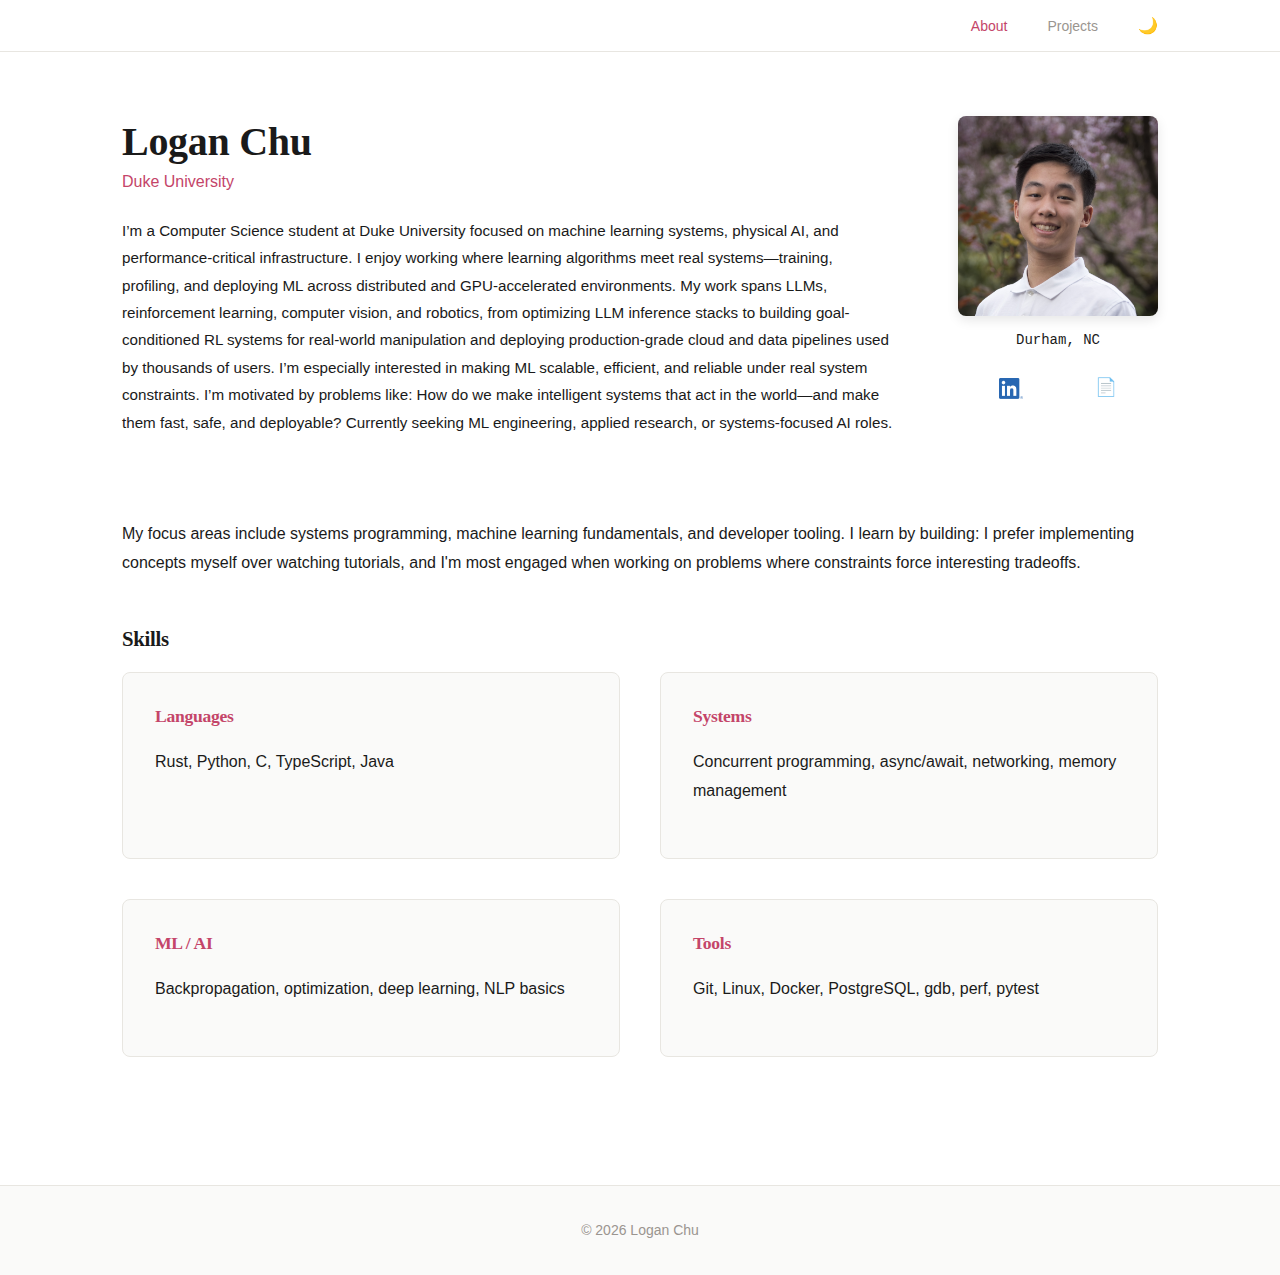
<file: index.html>
<!DOCTYPE html>
<html lang="en">
<head>
    <meta charset="UTF-8">
    <meta name="viewport" content="width=device-width, initial-scale=1.0">
    <meta name="description" content="Logan Chu — Computer Science undergraduate portfolio.">
    <title>Logan Chu</title>
    <link rel="stylesheet" href="styles.css">
</head>
<body>
    <!-- Navigation -->
    <nav class="navbar">
        <div class="container">
            <div class="nav-left"><a href="index.html" class="nav-title"></a></div>
            <ul class="nav-links">
                <li><a href="index.html" class="active">About</a></li>
                <li><a href="projects.html">Projects</a></li>
                <li class="moon-icon">🌙</li>
            </ul>
        </div>
    </nav>

    <!-- Main Content -->
    <main>
        <!-- Hero Section -->
        <section class="hero">
            <div class="container hero-container">
                <div class="hero-text">
                    <h1>Logan Chu</h1>
                    <p class="affiliation">Duke University</p>
                    <p style="margin-top: var(--spacing-md); font-size: 0.95rem;">
                        I’m a Computer Science student at Duke University focused on machine learning systems, physical AI, and performance-critical infrastructure. I enjoy working where learning algorithms meet real systems—training, profiling, and deploying ML across distributed and GPU-accelerated environments.
My work spans LLMs, reinforcement learning, computer vision, and robotics, from optimizing LLM inference stacks to building goal-conditioned RL systems for real-world manipulation and deploying production-grade cloud and data pipelines used by thousands of users. I’m especially interested in making ML scalable, efficient, and reliable under real system constraints.
I’m motivated by problems like: How do we make intelligent systems that act in the world—and make them fast, safe, and deployable?
Currently seeking ML engineering, applied research, or systems-focused AI roles.
                    </p>
                </div>
                <div class="hero-image-right">
                    <img src="images/profile.jpg" alt="Logan Chu" class="profile-image">
                    <p class="image-caption">Durham, NC</p>
                    <div class="social-links">
                        <a href="https://linkedin.com/in/logantc" title="LinkedIn" aria-label="LinkedIn">
                            <img src="images/LI-In-Bug.png" alt="LinkedIn">
                        </a>
                        <a href="https://github.com/logantc" title="GitHub" aria-label="GitHub">
                            <img src="images/GitHub_Invertocat_White.png" alt="GitHub">
                        </a>
                        <a href="https://twitter.com/logantc" title="X (Twitter)" aria-label="X">
                            <img src="images/logo-white.png" alt="X">
                        </a>
                        <a href="resume.pdf" title="Resume" aria-label="Resume">📄</a>
                    </div>
                </div>
            </div>
        </section>

        <!-- About Section -->
        <section class="about">
            <div class="container">
                <p>
                    My focus areas include systems programming, machine learning fundamentals, and developer tooling. 
                    I learn by building: I prefer implementing concepts myself over watching tutorials, and I'm most engaged 
                    when working on problems where constraints force interesting tradeoffs.
                </p>
                <h3 style="margin-top: 3rem;">Skills</h3>
                <div class="skills-grid">
                    <div class="skill-category">
                        <h4>Languages</h4>
                        <p>Rust, Python, C, TypeScript, Java</p>
                    </div>
                    
                    <div class="skill-category">
                        <h4>Systems</h4>
                        <p>Concurrent programming, async/await, networking, memory management</p>
                    </div>
                    
                    <div class="skill-category">
                        <h4>ML / AI</h4>
                        <p>Backpropagation, optimization, deep learning, NLP basics</p>
                    </div>
                    
                    <div class="skill-category">
                        <h4>Tools</h4>
                        <p>Git, Linux, Docker, PostgreSQL, gdb, perf, pytest</p>
                    </div>
                </div>
            </div>
        </section>
    </main>

    <!-- Footer -->
    <footer class="footer">
        <div class="container">
            <p>© 2026 Logan Chu</p>
        </div>
    </footer>

    <script src="script.js"></script>
</body>
</html>
</file>
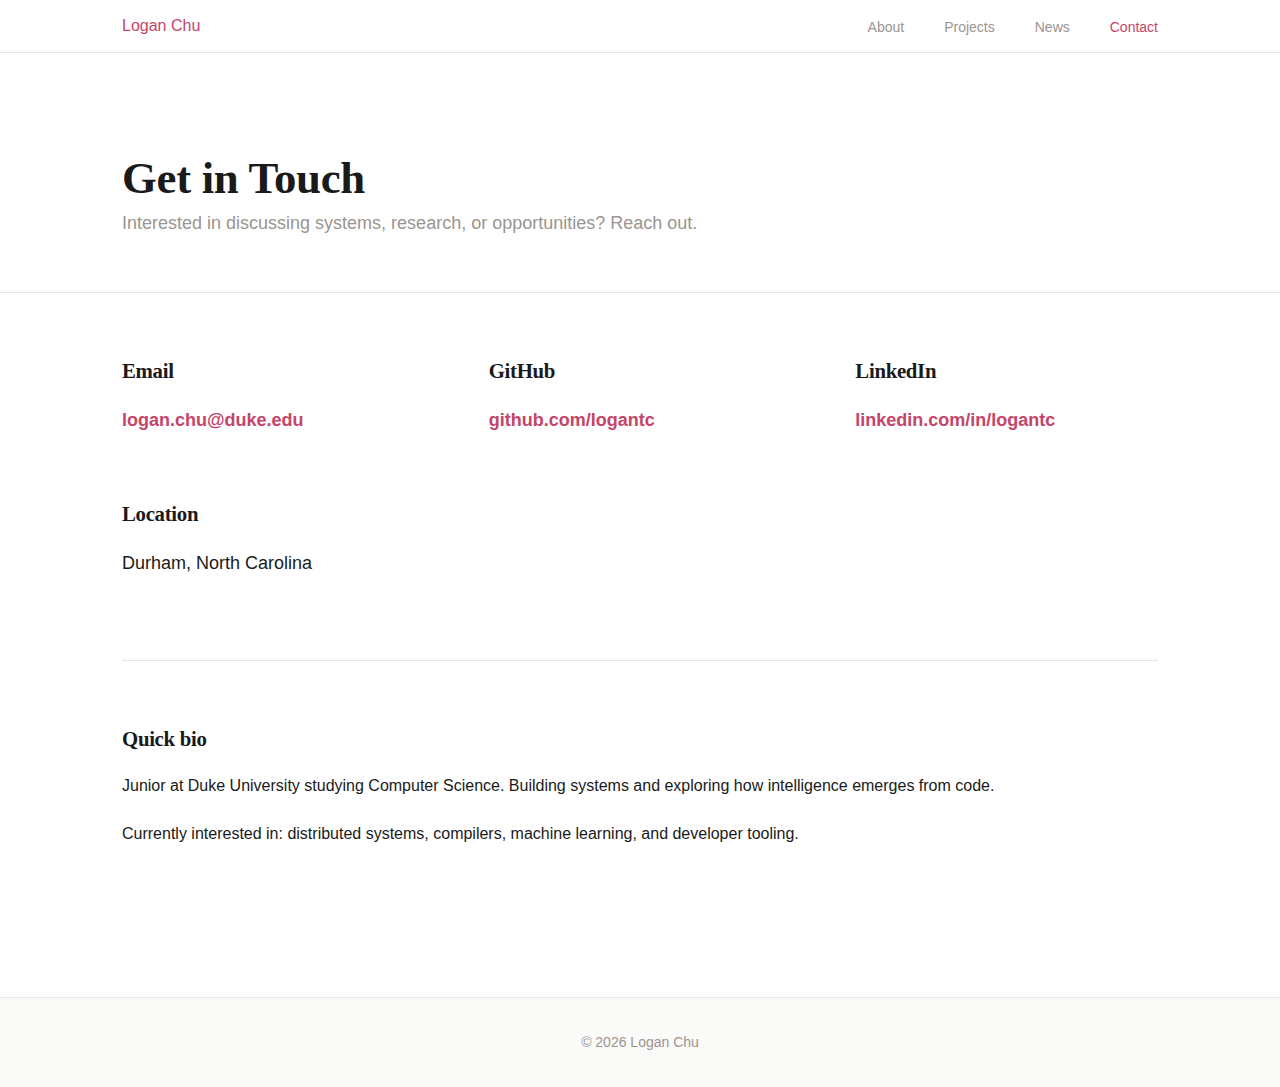
<file: contact.html>
<!DOCTYPE html>
<html lang="en">
<head>
    <meta charset="UTF-8">
    <meta name="viewport" content="width=device-width, initial-scale=1.0">
    <meta name="description" content="Contact Logan Chu.">
    <title>Contact — Logan Chu</title>
    <link rel="stylesheet" href="styles.css">
</head>
<body>
    <!-- Navigation -->
    <nav class="navbar">
        <div class="container">
            <a href="index.html" class="logo">Logan Chu</a>
            <ul class="nav-links">
                <li><a href="index.html">About</a></li>
                <li><a href="projects.html">Projects</a></li>
                <li><a href="news.html">News</a></li>
                <li><a href="contact.html" class="active">Contact</a></li>
            </ul>
        </div>
    </nav>

    <!-- Main Content -->
    <main>
        <!-- Page Header -->
        <section class="page-header">
            <div class="container">
                <h1>Get in Touch</h1>
                <p class="page-intro">
                    Interested in discussing systems, research, or opportunities? Reach out.
                </p>
            </div>
        </section>

        <!-- Contact Section -->
        <section class="contact-main">
            <div class="container">
                
                <div class="contact-options">
                    <div class="contact-option">
                        <h3>Email</h3>
                        <p>
                            <a href="mailto:logan.chu@duke.edu">logan.chu@duke.edu</a>
                        </p>
                    </div>

                    <div class="contact-option">
                        <h3>GitHub</h3>
                        <p>
                            <a href="https://github.com/logantc" target="_blank">github.com/logantc</a>
                        </p>
                    </div>

                    <div class="contact-option">
                        <h3>LinkedIn</h3>
                        <p>
                            <a href="https://linkedin.com/in/logantc" target="_blank">linkedin.com/in/logantc</a>
                        </p>
                    </div>

                    <div class="contact-option">
                        <h3>Location</h3>
                        <p>
                            Durham, North Carolina
                        </p>
                    </div>
                </div>

                <div class="contact-bio">
                    <h3>Quick bio</h3>
                    <p>
                        Junior at Duke University studying Computer Science. 
                        Building systems and exploring how intelligence emerges from code.
                    </p>
                    <p>
                        Currently interested in: distributed systems, compilers, machine learning, and developer tooling.
                    </p>
                </div>

            </div>
        </section>
    </main>

    <!-- Footer -->
    <footer class="footer">
        <div class="container">
            <p>© 2026 Logan Chu</p>
        </div>
    </footer>

    <script src="script.js"></script>
</body>
</html>
</file>
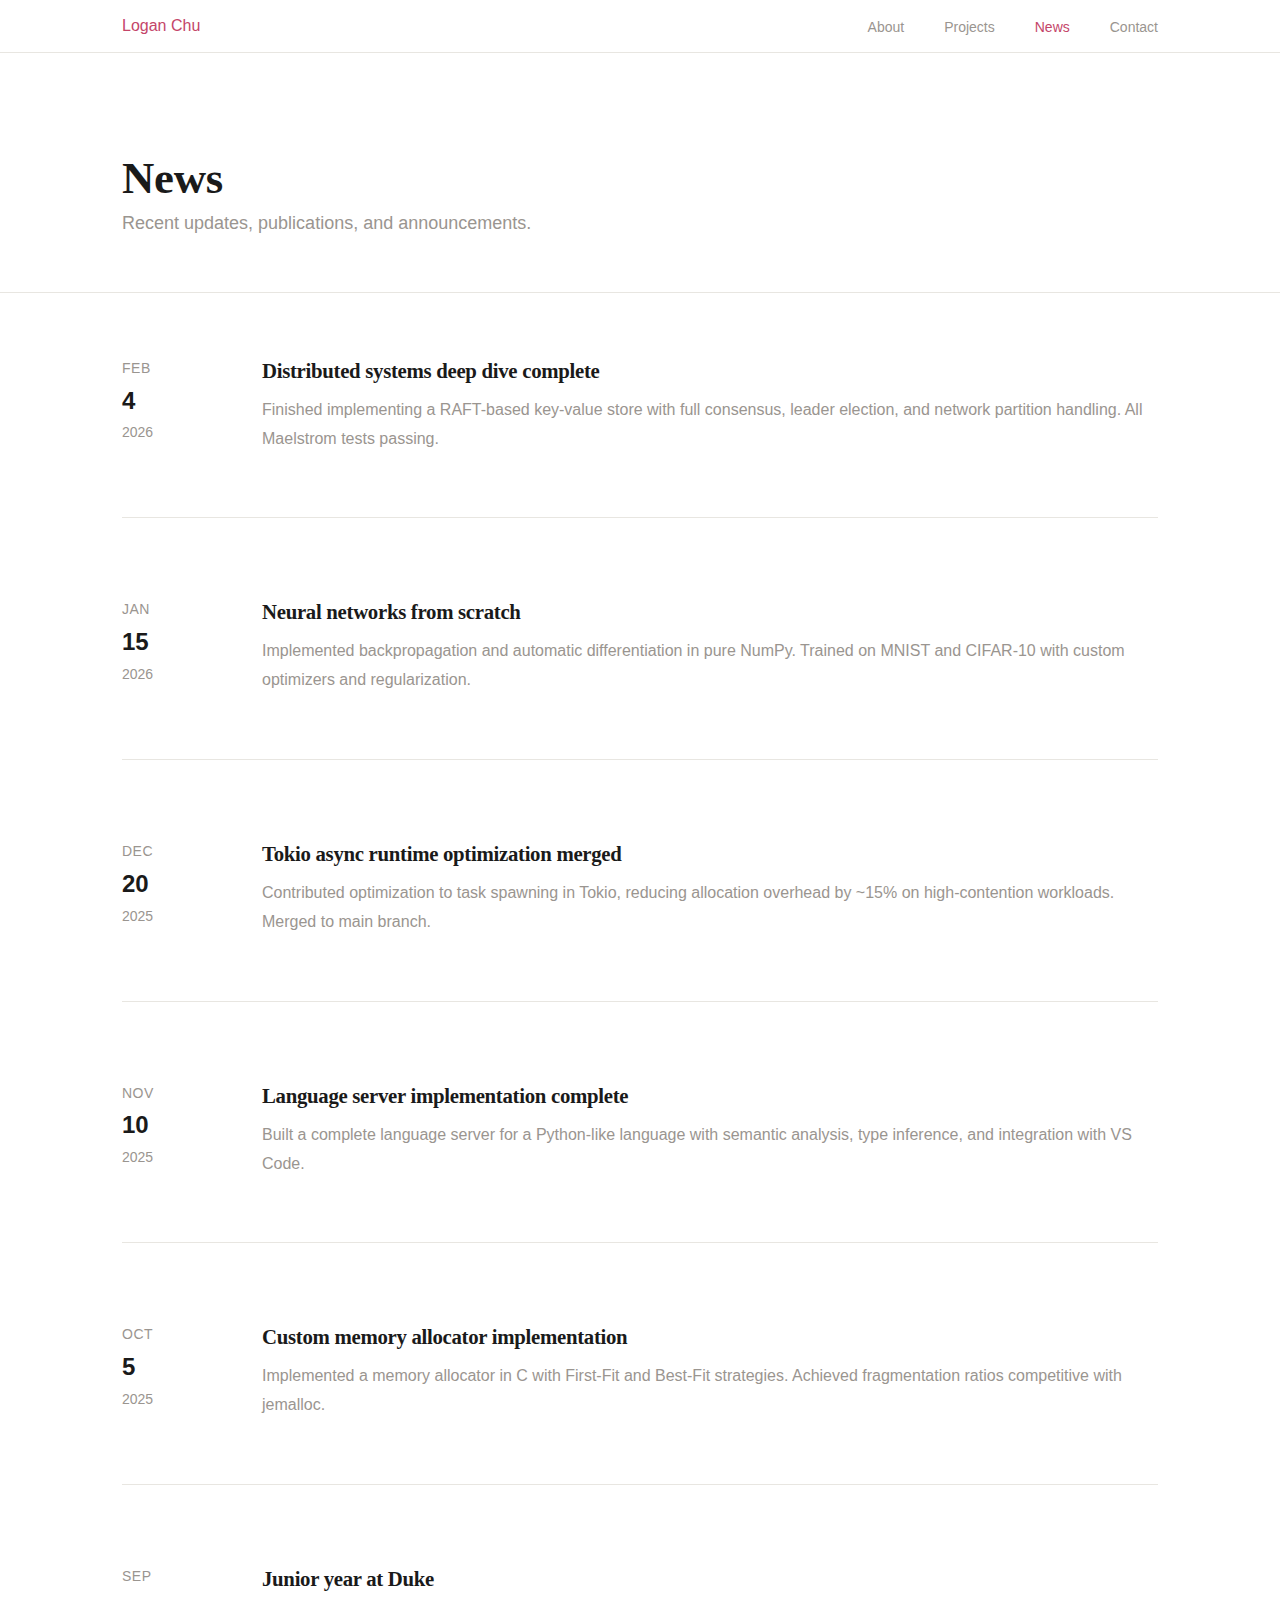
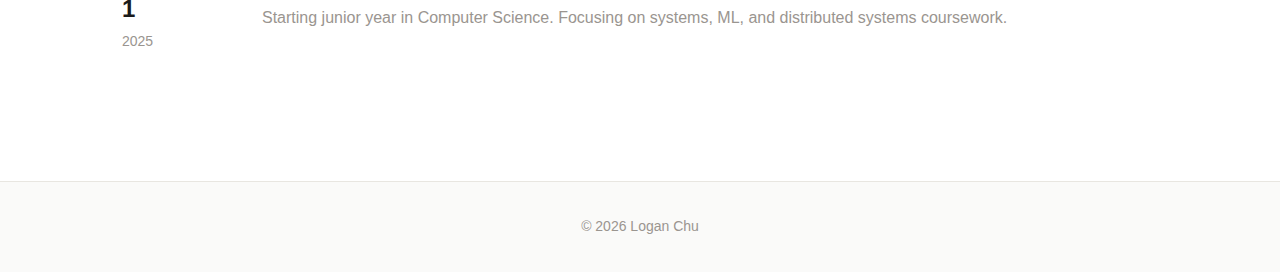
<file: news.html>
<!DOCTYPE html>
<html lang="en">
<head>
    <meta charset="UTF-8">
    <meta name="viewport" content="width=device-width, initial-scale=1.0">
    <meta name="description" content="News and updates from Logan Chu.">
    <title>News — Logan Chu</title>
    <link rel="stylesheet" href="styles.css">
</head>
<body>
    <!-- Navigation -->
    <nav class="navbar">
        <div class="container">
            <a href="index.html" class="logo">Logan Chu</a>
            <ul class="nav-links">
                <li><a href="index.html">About</a></li>
                <li><a href="projects.html">Projects</a></li>
                <li><a href="news.html" class="active">News</a></li>
                <li><a href="contact.html">Contact</a></li>
            </ul>
        </div>
    </nav>

    <!-- Main Content -->
    <main>
        <!-- Page Header -->
        <section class="page-header">
            <div class="container">
                <h1>News</h1>
                <p class="page-intro">
                    Recent updates, publications, and announcements.
                </p>
            </div>
        </section>

        <!-- News Section -->
        <section class="news-section">
            <div class="container">
                
                <div class="news-item">
                    <div class="news-date">
                        <span class="month">Feb</span>
                        <span class="day">4</span>
                        <span class="year">2026</span>
                    </div>
                    <div class="news-content">
                        <h3>Distributed systems deep dive complete</h3>
                        <p>
                            Finished implementing a RAFT-based key-value store with full consensus, leader election, 
                            and network partition handling. All Maelstrom tests passing.
                        </p>
                    </div>
                </div>

                <div class="news-item">
                    <div class="news-date">
                        <span class="month">Jan</span>
                        <span class="day">15</span>
                        <span class="year">2026</span>
                    </div>
                    <div class="news-content">
                        <h3>Neural networks from scratch</h3>
                        <p>
                            Implemented backpropagation and automatic differentiation in pure NumPy. 
                            Trained on MNIST and CIFAR-10 with custom optimizers and regularization.
                        </p>
                    </div>
                </div>

                <div class="news-item">
                    <div class="news-date">
                        <span class="month">Dec</span>
                        <span class="day">20</span>
                        <span class="year">2025</span>
                    </div>
                    <div class="news-content">
                        <h3>Tokio async runtime optimization merged</h3>
                        <p>
                            Contributed optimization to task spawning in Tokio, reducing allocation overhead 
                            by ~15% on high-contention workloads. Merged to main branch.
                        </p>
                    </div>
                </div>

                <div class="news-item">
                    <div class="news-date">
                        <span class="month">Nov</span>
                        <span class="day">10</span>
                        <span class="year">2025</span>
                    </div>
                    <div class="news-content">
                        <h3>Language server implementation complete</h3>
                        <p>
                            Built a complete language server for a Python-like language with semantic analysis, 
                            type inference, and integration with VS Code.
                        </p>
                    </div>
                </div>

                <div class="news-item">
                    <div class="news-date">
                        <span class="month">Oct</span>
                        <span class="day">5</span>
                        <span class="year">2025</span>
                    </div>
                    <div class="news-content">
                        <h3>Custom memory allocator implementation</h3>
                        <p>
                            Implemented a memory allocator in C with First-Fit and Best-Fit strategies. 
                            Achieved fragmentation ratios competitive with jemalloc.
                        </p>
                    </div>
                </div>

                <div class="news-item">
                    <div class="news-date">
                        <span class="month">Sep</span>
                        <span class="day">1</span>
                        <span class="year">2025</span>
                    </div>
                    <div class="news-content">
                        <h3>Junior year at Duke</h3>
                        <p>
                            Starting junior year in Computer Science. Focusing on systems, ML, and distributed systems coursework.
                        </p>
                    </div>
                </div>

            </div>
        </section>
    </main>

    <!-- Footer -->
    <footer class="footer">
        <div class="container">
            <p>© 2026 Logan Chu</p>
        </div>
    </footer>

    <script src="script.js"></script>
</body>
</html>
</file>
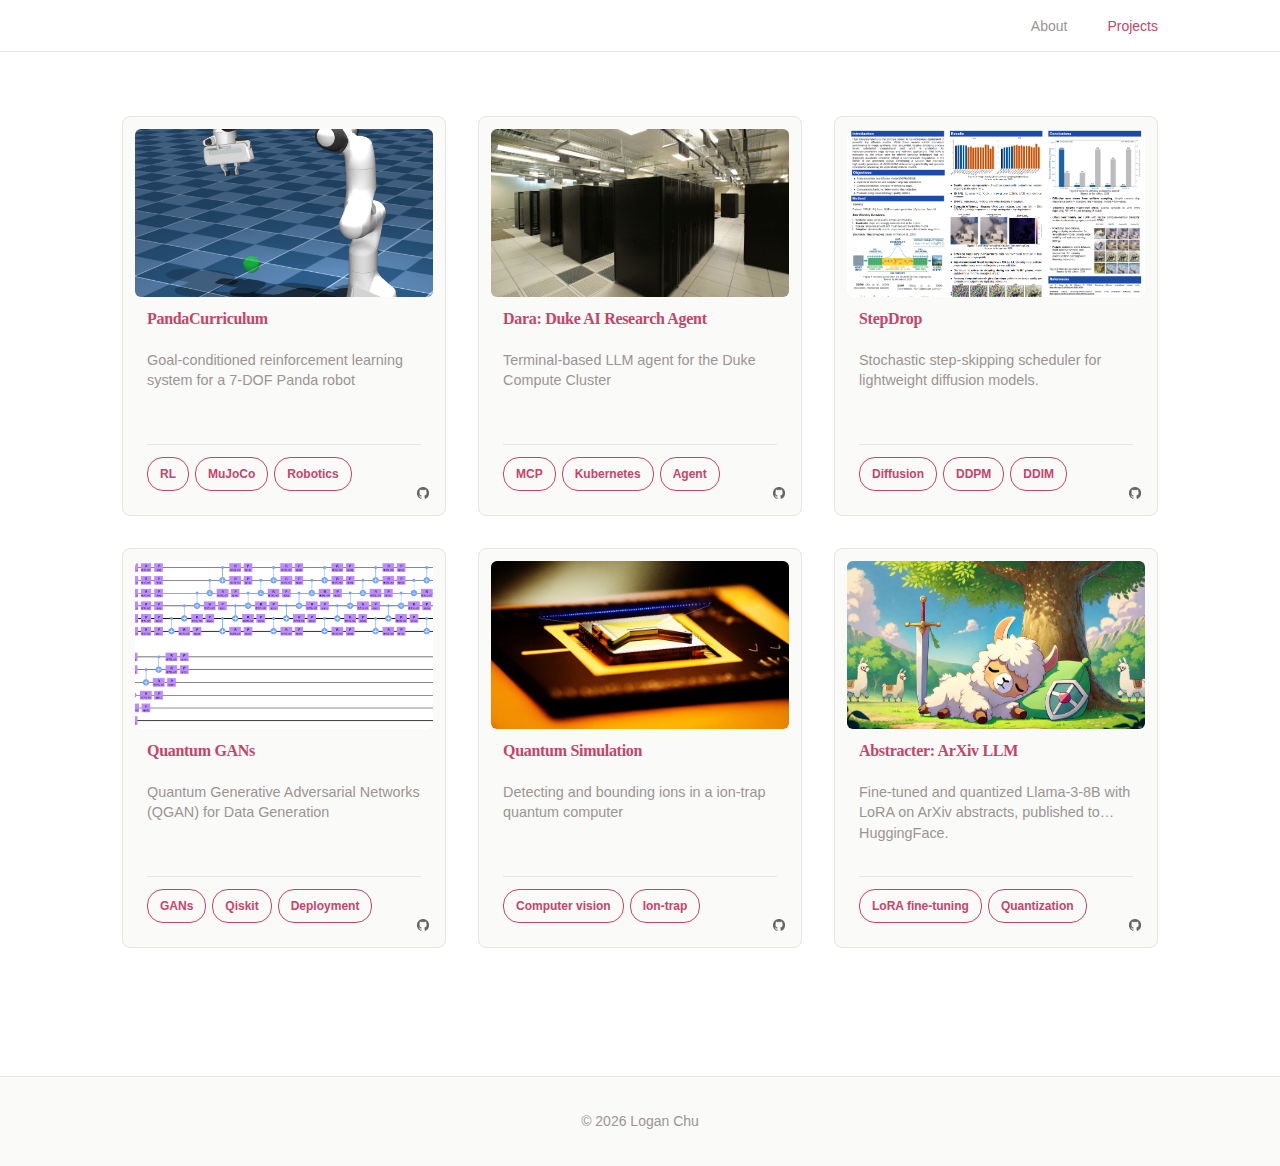
<file: projects.html>
<!DOCTYPE html>
<html lang="en">
<head>
    <meta charset="UTF-8">
    <meta name="viewport" content="width=device-width, initial-scale=1.0">
    <meta name="description" content="Logan Chu's projects — systems, ML, and developer tools.">
    <title>Projects — Logan Chu</title>
    <link rel="stylesheet" href="styles.css">
</head>
<body>
    <!-- Navigation -->
    <nav class="navbar">
        <div class="container">
            <div class="nav-left"><a href="index.html" class="nav-title"></a></div>
            <ul class="nav-links">
                <li><a href="index.html">About</a></li>
                <li><a href="projects.html" class="active">Projects</a></li>
            </ul>
        </div>
    </nav>

    <!-- Main Content -->
    <main>
        <!-- Projects Section -->
        <section class="projects-detailed">
            <div class="container">
                <div class="projects-grid">
                        <div class="project-tile">
                            <div class="project-image">
                                <img src="images/panda.png" alt="PandaCurriculum">
                            </div>
                            <div class="project-content">
                                <h3>PandaCurriculum</h3>
                                <p class="project-description">Goal-conditioned reinforcement learning system for a 7-DOF Panda robot</p>
                                <div class="project-skills">
                                    <span class="skill-tag">RL</span>
                                    <span class="skill-tag">MuJoCo</span>
                                    <span class="skill-tag">Robotics</span>
                                </div>
                            </div>
                            <a href="https://github.com/LoganChu/Mujoco-Robotic-Simulation" class="project-github" aria-label="PandaCurriculum on GitHub"><img src="images/GitHub_Invertocat_Black.png" alt="GitHub"></a>
                        </div>

                    <div class="project-tile">
                        <div class="project-image">
                            <img src="images/compute.jpg" alt="Dara">
                        </div>
                        <div class="project-content">
                            <h3>Dara: Duke AI Research Agent</h3>
                            <p class="project-description">Terminal-based LLM agent for the Duke Compute Cluster</p>
                            <div class="project-skills">
                                <span class="skill-tag">MCP</span>
                                <span class="skill-tag">Kubernetes</span>
                                <span class="skill-tag">Agent</span>
                            </div>
                        </div>
                        <a href="https://github.com/LoganChu/duke-dcc-mcp" class="project-github" aria-label="Dara on GitHub"><img src="images/GitHub_Invertocat_Black.png" alt="GitHub"></a>
                    </div>

                    <div class="project-tile">
                        <div class="project-image">
                            <img src="images/StepDrop.png" alt="StepDrop">
                        </div>
                        <div class="project-content">
                            <h3>StepDrop</h3>
                            <p class="project-description">Stochastic step-skipping scheduler for lightweight diffusion models.</p>
                            <div class="project-skills">
                                <span class="skill-tag">Diffusion</span>
                                <span class="skill-tag">DDPM</span>
                                <span class="skill-tag">DDIM</span>
                            </div>
                        </div>
                        <a href="https://github.com/Wanghley/stepdrop-tiny-diffusion/tree/main" class="project-github" aria-label="StepDrop on GitHub"><img src="images/GitHub_Invertocat_Black.png" alt="GitHub"></a>
                    </div>

                    <div class="project-tile">
                        <div class="project-image">
                            <img src="images/QGAN.png" alt="Abstracter">
                        </div>
                        <div class="project-content">
                            <h3>Quantum GANs</h3>
                            <p class="project-description">Quantum Generative Adversarial Networks (QGAN) for Data Generation</p>
                            <div class="project-skills">
                                <span class="skill-tag">GANs</span>
                                <span class="skill-tag">Qiskit</span>
                                <span class="skill-tag">Deployment</span>
                            </div>
                        </div>
                        <a href="https://github.com/LoganChu/QuantumGANProject" class="project-github" aria-label="Abstracter on GitHub"><img src="images/GitHub_Invertocat_Black.png" alt="GitHub"></a>
                    </div>

                                        <div class="project-tile">
                        <div class="project-image">
                            <img src="images/quantum.png" alt="Abstracter">
                        </div>
                        <div class="project-content">
                            <h3>Quantum Simulation</h3>
                            <p class="project-description">Detecting and bounding ions in a ion-trap quantum computer</p>
                            <div class="project-skills">
                                <span class="skill-tag">Computer vision</span>
                                <span class="skill-tag">Ion-trap</span>
                            </div>
                        </div>
                        <a href="https://github.com/LoganChu/GrabberProject" class="project-github" aria-label="Abstracter on GitHub"><img src="images/GitHub_Invertocat_Black.png" alt="GitHub"></a>
                    </div>

                                        <div class="project-tile">
                        <div class="project-image">
                            <img src="images/llama.png" alt="Abstracter">
                        </div>
                        <div class="project-content">
                            <h3>Abstracter: ArXiv LLM</h3>
                            <p class="project-description">Fine-tuned and quantized Llama-3-8B with LoRA on ArXiv abstracts, published to HuggingFace.</p>
                            <div class="project-skills">
                                <span class="skill-tag">LoRA fine-tuning</span>
                                <span class="skill-tag">Quantization</span>
                            </div>
                        </div>
                        <a href="https://github.com/LoganChu/8VC-X-Meta-Llama-Stack-Challenge" class="project-github" aria-label="Abstracter on GitHub"><img src="images/GitHub_Invertocat_Black.png" alt="GitHub"></a>
                    </div>
                </div>
            </div>
        </section>
    </main>

    <!-- Footer -->
    <footer class="footer">
        <div class="container">
            <p>© 2026 Logan Chu</p>
        </div>
    </footer>

    <script src="script.js"></script>
</body>
</html>
</file>
<file: styles.css>
/* 
 * Professional, research-oriented portfolio
 * Design inspired by academic/research aesthetic
 * - Neutral palette with subtle accent
 * - Clean typography inspired by academic publications
 * - Multi-page structure for organization
 * - Professional, understated elegance
 */

/* ============================================================================
   CSS VARIABLES & ROOT
   ============================================================================ */

:root {
    /* Colors - Light Mode */
    --color-white: #ffffff;
    --color-off-white: #fafaf9;
    --color-light-gray: #f5f3f1;
    --color-gray: #e8e6e1;
    --color-medium-gray: #9a9590;
    --color-dark-gray: #1a1a1a;
    --color-accent: #c44569;
    --color-accent-light: #e8a5b8;
    --color-accent-hover: #a83a52;
    --color-border: #e8e6e1;

    /* Typography */
    --font-family-serif: 'Georgia', 'Garamond', 'Times New Roman', serif;
    --font-family-sans: -apple-system, BlinkMacSystemFont, 'Segoe UI', 'Helvetica Neue', sans-serif;
    
    --font-size-base: 16px;
    --font-size-small: 14px;
    --font-size-large: 18px;
    
    --line-height-base: 1.7;
    --line-height-tight: 1.3;
    --line-height-relaxed: 1.8;

    /* Spacing */
    --spacing-unit: 8px;
    --spacing-xs: calc(var(--spacing-unit) * 1);
    --spacing-sm: calc(var(--spacing-unit) * 1.5);
    --spacing-md: calc(var(--spacing-unit) * 2.5);
    --spacing-lg: calc(var(--spacing-unit) * 4);
    --spacing-xl: calc(var(--spacing-unit) * 5);
    --spacing-2xl: calc(var(--spacing-unit) * 8);
    --spacing-3xl: calc(var(--spacing-unit) * 10);

    /* Layout */
    --max-width: 1100px;
    --border-radius: 2px;
    --transition-speed: 0.2s;
}

/* ============================================================================
   RESET & BASE STYLES
   ============================================================================ */

* {
    margin: 0;
    padding: 0;
    box-sizing: border-box;
    transition: background-color 0.5s ease, color 0.5s ease, border-color 0.5s ease;
}

html {
    scroll-behavior: smooth;
}

body {
    font-family: var(--font-family-sans);
    font-size: var(--font-size-base);
    line-height: var(--line-height-base);
    color: var(--color-dark-gray);
    background-color: var(--color-white);
    -webkit-font-smoothing: antialiased;
    -moz-osx-font-smoothing: grayscale;
}

/* ============================================================================
   TYPOGRAPHY
   ============================================================================ */

h1, h2, h3, h4, h5, h6 {
    font-family: var(--font-family-serif);
    font-weight: 700;
    line-height: var(--line-height-tight);
    margin-top: var(--spacing-lg);
    margin-bottom: var(--spacing-md);
    color: var(--color-dark-gray);
    letter-spacing: -0.3px;
}

h1 {
    font-size: 2.8rem;
    margin-bottom: var(--spacing-md);
}

h2 {
    font-size: 2rem;
    margin-bottom: var(--spacing-lg);
}

h3 {
    font-size: 1.3rem;
    margin-bottom: var(--spacing-md);
    margin-top: var(--spacing-md);
}

h4 {
    font-size: 1rem;
    margin-bottom: var(--spacing-sm);
    font-weight: 600;
}

p {
    margin-bottom: var(--spacing-md);
    color: var(--color-dark-gray);
    line-height: var(--line-height-relaxed);
}

p + p {
    margin-top: var(--spacing-md);
}

a {
    color: var(--color-accent);
    text-decoration: none;
    transition: color var(--transition-speed) ease;
    border-bottom: 1px solid transparent;
}

a:hover {
    color: var(--color-accent-hover);
    border-bottom: 1px solid var(--color-accent-hover);
}

strong {
    font-weight: 600;
    color: var(--color-dark-gray);
}

code {
    font-family: 'Monaco', 'Menlo', 'Ubuntu Mono', monospace;
    font-size: 0.9em;
    background-color: var(--color-light-gray);
    padding: 2px 6px;
    border-radius: var(--border-radius);
    color: var(--color-dark-gray);
}

/* ============================================================================
   LAYOUT & CONTAINER
   ============================================================================ */

.container {
    max-width: var(--max-width);
    margin: 0 auto;
    padding: 0 var(--spacing-lg);
}

/* ============================================================================
   NAVIGATION
   ============================================================================ */

.navbar {
    background-color: var(--color-white);
    border-bottom: 1px solid var(--color-border);
    position: sticky;
    top: 0;
    z-index: 100;
    padding: var(--spacing-sm) 0;
}

.navbar .container {
    display: flex;
    justify-content: space-between;
    align-items: center;
}

.nav-left {
    display: flex;
    align-items: center;
}

.nav-title {
    font-family: var(--font-family-serif);
    font-size: 1.3rem;
    color: var(--color-dark-gray);
    text-decoration: none;
    font-weight: 600;
    flex: 1;
}

.nav-links {
    list-style: none;
    display: flex;
    gap: var(--spacing-xl);
    align-items: center;
}

.nav-links a {
    font-size: var(--font-size-small);
    color: var(--color-medium-gray);
    transition: color var(--transition-speed) ease;
    text-decoration: none;
    border-bottom: none;
    font-family: var(--font-family-sans);
    font-weight: 500;
}

.nav-links a:hover,
.nav-links a.active {
    color: var(--color-accent);
}

/* Mobile Navigation */
@media (max-width: 640px) {
    .nav-links {
        gap: var(--spacing-md);
    }

    .nav-links a {
        font-size: 14px;
    }
}

/* ============================================================================
   HERO SECTION
   ============================================================================ */

.hero {
    padding: var(--spacing-2xl) 0 var(--spacing-lg);
    background-color: var(--color-white);
}

.hero-container {
    display: flex;
    gap: var(--spacing-2xl);
    align-items: flex-start;
}

.hero-text {
    flex: 1;
}

.hero-text h1 {
    font-size: 2.5rem;
    margin-bottom: 0;
    margin-top: 0;
}

.affiliation {
    font-size: var(--font-size-base);
    color: var(--color-accent);
    text-transform: none;
    letter-spacing: 0px;
    margin-bottom: 0;
    font-weight: 500;
}

.hero-image-right {
    text-align: center;
    flex-shrink: 0;
}

.placeholder-image {
    width: 200px;
    height: 200px;
    background-color: var(--color-light-gray);
    border-radius: 8px;
    display: flex;
    align-items: center;
    justify-content: center;
    color: var(--color-medium-gray);
    font-size: var(--font-size-small);
    font-weight: 500;
    box-shadow: 0 4px 12px rgba(0, 0, 0, 0.1);
    overflow: hidden;
}

.profile-image {
    width: 200px;
    height: 200px;
    object-fit: cover;
    border-radius: 8px;
    box-shadow: 0 4px 12px rgba(0, 0, 0, 0.1);
    display: block;
}

.image-caption {
    font-size: var(--font-size-small);
    color: var(--color-dark-gray);
    margin-top: var(--spacing-sm);
    font-family: 'Courier New', monospace;
}

.social-links {
    display: flex;
    gap: var(--spacing-xs);
    margin-top: var(--spacing-md);
    justify-content: center;
    flex-wrap: wrap;
}

.social-links a {
    font-size: 1.1rem;
    color: var(--color-accent);
    font-weight: 400;
    text-decoration: none;
    transition: color 0.3s ease, transform 0.3s ease;
    display: inline-flex;
    align-items: center;
    justify-content: center;
}

.social-links a img {
    width: 24px;
    height: 24px;
    max-width: 28px;
    display: block;
    object-fit: contain;
    vertical-align: middle;
}

.social-links a:hover img {
    transform: scale(1.08);
}

@media (max-width: 768px) {
    .hero-container {
        flex-direction: column;
        gap: var(--spacing-lg);
    }

    .hero-text h1 {
        font-size: 2.2rem;
    }

    .placeholder-image {
        width: 200px;
        height: 200px;
        margin: 0 auto;
    }
}

@media (max-width: 768px) {
    .hero-container {
        grid-template-columns: 1fr;
        gap: var(--spacing-2xl);
    }

    .hero-text h1 {
        font-size: 2.2rem;
    }

    .placeholder-image {
        width: 200px;
        height: 200px;
        margin: 0 auto;
    }
}

/* ============================================================================
   SECTION STYLES
   ============================================================================ */

section {
    padding: var(--spacing-2xl) 0;
    border-top: 1px solid var(--color-border);
}

section:first-of-type {
    border-top: none;
}

section h2 {
    margin-bottom: var(--spacing-lg);
}

/* PAGE HEADER */
.page-header {
    padding: var(--spacing-2xl) 0 var(--spacing-lg);
}

.page-header h1 {
    margin-bottom: 0;
}

.page-intro {
    font-size: var(--font-size-large);
    color: var(--color-medium-gray);
    max-width: 600px;
}

/* ============================================================================
   ABOUT SECTION
   ============================================================================ */

.about {
    padding: var(--spacing-lg) 0;
    border-top: none;
}

.about p {
    line-height: var(--line-height-relaxed);
    max-width: 1100px;
    color: var(--color-dark-gray);
}

.about p + p {
    margin-top: var(--spacing-sm);
}

/* ============================================================================
   PROJECTS SECTION
   ============================================================================ */

.projects-detailed {
    padding: var(--spacing-2xl) 0;
}

.projects-grid {
    display: grid;
    grid-template-columns: repeat(3, 1fr);
    gap: var(--spacing-lg);
}

@media (max-width: 1024px) {
    .projects-grid {
        grid-template-columns: repeat(2, 1fr);
    }
}

@media (max-width: 640px) {
    .projects-grid {
        grid-template-columns: 1fr;
    }
}

.project-tile {
    background-color: var(--color-off-white);
    border: 1px solid var(--color-border);
    border-radius: 8px;
    padding: var(--spacing-sm);
    transition: transform 0.3s ease, box-shadow 0.3s ease;
    display: grid;
    grid-template-rows: 45% 1fr;
    height: 400px;
    position: relative;
    overflow: hidden;
}

.project-tile:hover {
    transform: translateY(-6px);
    box-shadow: 0 16px 32px rgba(0, 0, 0, 0.15);
}

.project-image {
    width: 100%;
    height: 100%;
    background-color: var(--color-light-gray);
    border-radius: 6px;
    overflow: hidden;
    display: block;
}

.project-image img {
    width: 100%;
    height: 100%;
    object-fit: cover;
    display: block;
}

.project-content {
    padding: var(--spacing-sm);
    display: flex;
    flex-direction: column;
    gap: var(--spacing-sm);
    overflow: hidden;
}

.project-github {
    position: absolute;
    right: 12px;
    bottom: 12px;
    background: transparent;
    color: #fff;
    width: 20px;
    height: 20px;
    border-radius: 4px;
    display: inline-flex;
    align-items: center;
    justify-content: center;
    text-decoration: none;
    font-size: 1rem;
    box-shadow: none;
    transition: transform 0.15s ease, opacity 0.15s ease;
    opacity: 0.6;
}

.project-github img {
    width: 12px;
    height: 12px;
    display: block;
}

.project-github:hover {
    transform: scale(1.2);
    opacity: 1;
}

@media (max-width: 768px) {
    .project-tile {
        display: flex;
        flex-direction: column;
        height: auto;
    }

    .project-image {
        width: 100%;
        height: 140px;
    }

    .project-content {
        padding: var(--spacing-sm);
    }

    .project-github {
        right: 12px;
        bottom: 12px;
    }
}

.project-tile h3 {
    margin-top: 0;
    margin-bottom: var(--spacing-xs);
    font-size: 1rem;
    color: var(--color-accent);
}

.project-description {
    color: var(--color-medium-gray);
    font-size: 0.9rem;
    margin-bottom: var(--spacing-xs);
    flex-grow: 1;
    line-height: 1.4;
    display: -webkit-box;
    -webkit-line-clamp: 2;
    -webkit-box-orient: vertical;
    overflow: hidden;
}

.project-tile .tech {
    font-size: 0.85rem;
    color: var(--color-accent);
    margin: var(--spacing-xs) 0;
    margin-bottom: 0;
    display: none;
}

.project-skills {
    display: flex;
    flex-wrap: wrap;
    gap: 6px;
    margin-top: auto;
    padding-top: var(--spacing-sm);
    border-top: 1px solid var(--color-border);
}

.skill-tag {
    background-color: transparent;
    color: var(--color-accent);
    padding: 6px 12px;
    border: 1.5px solid var(--color-accent);
    border-radius: 16px;
    font-size: 0.75rem;
    font-weight: 600;
    white-space: nowrap;
}

.project-link {
    color: var(--color-accent);
    font-size: var(--font-size-small);
    font-weight: 600;
    transition: color 0.2s ease;
}

.project-link:hover {
    color: var(--color-accent-hover);
}

/* ============================================================================
   SKILLS SECTION
   ============================================================================ */

.skills-grid {
    display: grid;
    grid-template-columns: repeat(2, 1fr);
    gap: var(--spacing-xl);
    margin-bottom: var(--spacing-lg);
}

.skill-category {
    background-color: var(--color-off-white);
    border: 1px solid var(--color-border);
    border-radius: 8px;
    padding: var(--spacing-lg);
}

.skill-category h4 {
    margin-bottom: var(--spacing-md);
    margin-top: 0;
    color: var(--color-accent);
    font-size: 1.1rem;
}

.skill-carousel {
    display: flex;
    gap: var(--spacing-md);
    overflow-x: auto;
    scroll-behavior: smooth;
    padding: var(--spacing-sm) 0;
}

.skill-carousel::-webkit-scrollbar {
    height: 4px;
}

.skill-carousel::-webkit-scrollbar-track {
    background: var(--color-light-gray);
    border-radius: 2px;
}

.skill-carousel::-webkit-scrollbar-thumb {
    background: var(--color-accent);
    border-radius: 2px;
}

.skill-item {
    display: flex;
    flex-direction: column;
    align-items: center;
    gap: var(--spacing-sm);
    min-width: 80px;
    text-align: center;
}

.skill-icon {
    width: 56px;
    height: 56px;
    display: flex;
    align-items: center;
    justify-content: center;
    background-color: var(--color-white);
    border: 1px solid var(--color-border);
    border-radius: 8px;
    font-size: 2rem;
}

.skill-label {
    font-size: 0.75rem;
    color: var(--color-dark-gray);
    font-weight: 500;
    line-height: 1.2;
}

.skills-note {
    font-size: var(--font-size-small);
    color: var(--color-medium-gray);
    max-width: 600px;
    margin-top: var(--spacing-xl);
    margin-bottom: 0;
}

@media (max-width: 768px) {
    .skills-grid {
        grid-template-columns: 1fr;
    }
}

/* ============================================================================
   WRITING SECTION
   ============================================================================ */

.section-intro {
    color: var(--color-medium-gray);
    margin-bottom: var(--spacing-xl);
}

.writing-list {
    display: flex;
    flex-direction: column;
    gap: var(--spacing-xl);
}

.writing-item {
    padding-bottom: var(--spacing-lg);
    border-bottom: 1px solid var(--color-light-gray);
}

.writing-item:last-child {
    border-bottom: none;
    padding-bottom: 0;
}

.writing-item h4 {
    margin-bottom: var(--spacing-sm);
    margin-top: 0;
}

.writing-item h4 a {
    color: var(--color-dark-gray);
    font-weight: 600;
    border-bottom: 1px solid var(--color-accent);
}

.writing-item h4 a:hover {
    color: var(--color-accent);
}

.writing-item p {
    font-size: var(--font-size-small);
    color: var(--color-medium-gray);
    margin-bottom: 0;
}

/* ============================================================================
   CONTACT SECTION
   ============================================================================ */

.contact-main {
    /* page-specific styling */
}

.contact-options {
    display: grid;
    grid-template-columns: repeat(auto-fit, minmax(250px, 1fr));
    gap: var(--spacing-2xl);
    margin-bottom: var(--spacing-3xl);
}

.contact-option h3 {
    margin-top: 0;
    margin-bottom: var(--spacing-md);
}

.contact-option p {
    margin-bottom: 0;
    font-size: var(--font-size-large);
}

.contact-option a {
    font-weight: 600;
}

.contact-bio {
    padding-top: var(--spacing-2xl);
    border-top: 1px solid var(--color-border);
}

.contact-bio h3 {
    margin-top: 0;
}

/* ============================================================================
   NEWS SECTION
   ============================================================================ */

.news-section {
    /* page-specific styling */
}

.news-item {
    display: grid;
    grid-template-columns: 100px 1fr;
    gap: var(--spacing-xl);
    margin-bottom: var(--spacing-3xl);
    padding-bottom: var(--spacing-2xl);
    border-bottom: 1px solid var(--color-border);
}

.news-item:last-child {
    border-bottom: none;
    margin-bottom: 0;
    padding-bottom: 0;
}

.news-date {
    display: flex;
    flex-direction: column;
    font-size: var(--font-size-small);
    color: var(--color-medium-gray);
    font-weight: 500;
}

.news-date .month {
    text-transform: uppercase;
    letter-spacing: 0.5px;
}

.news-date .day {
    font-size: 1.5rem;
    color: var(--color-dark-gray);
    font-weight: 700;
}

.news-date .year {
    font-size: var(--font-size-small);
}

.news-content h3 {
    margin-top: 0;
    margin-bottom: var(--spacing-sm);
}

.news-content p {
    margin-bottom: 0;
    color: var(--color-medium-gray);
}

@media (max-width: 768px) {
    .news-item {
        grid-template-columns: 1fr;
        gap: var(--spacing-md);
    }

    .news-date {
        flex-direction: row;
        gap: var(--spacing-sm);
    }
}

/* ============================================================================
   FOOTER
   ============================================================================ */

.footer {
    background-color: var(--color-off-white);
    padding: var(--spacing-lg) 0;
    text-align: center;
    border-top: 1px solid var(--color-border);
    margin-top: var(--spacing-2xl);
}

.footer p {
    font-size: var(--font-size-small);
    color: var(--color-medium-gray);
    margin-bottom: 0;
}

/* ============================================================================
   RESPONSIVE DESIGN
   ============================================================================ */

@media (max-width: 768px) {
    :root {
        --font-size-base: 15px;
    }

    h1 {
        font-size: 1.8rem;
    }

    h2 {
        font-size: 1.4rem;
    }

    h3 {
        font-size: 1rem;
    }

    section {
        padding: var(--spacing-lg) 0;
    }

    .container {
        padding: 0 var(--spacing-lg);
    }

    .skills-grid {
        grid-template-columns: 1fr;
    }

    .nav-links {
        gap: var(--spacing-md);
    }
}

@media (max-width: 480px) {
    h1 {
        font-size: 1.6rem;
    }

    h2 {
        font-size: 1.2rem;
    }

    section {
        padding: var(--spacing-md) 0;
    }

    .navbar .container {
        flex-direction: column;
        gap: var(--spacing-sm);
    }

    .nav-links {
        flex-direction: column;
        gap: var(--spacing-xs);
        width: 100%;
    }

    .nav-links a {
        display: block;
    }

    .hero .container {
        gap: var(--spacing-lg);
    }

    .container {
        padding: 0 var(--spacing-md);
    }
}

/* ============================================================================
   ACCESSIBILITY & REDUCED MOTION
   ============================================================================ */

@media (prefers-reduced-motion: reduce) {
    * {
        animation: none !important;
        transition: none !important;
    }
}

/* Print styles */
@media print {
    .navbar,
    .footer {
        display: none;
    }

    a {
        color: var(--color-dark-gray);
    }

    section {
        page-break-inside: avoid;
    }
}
</file>
